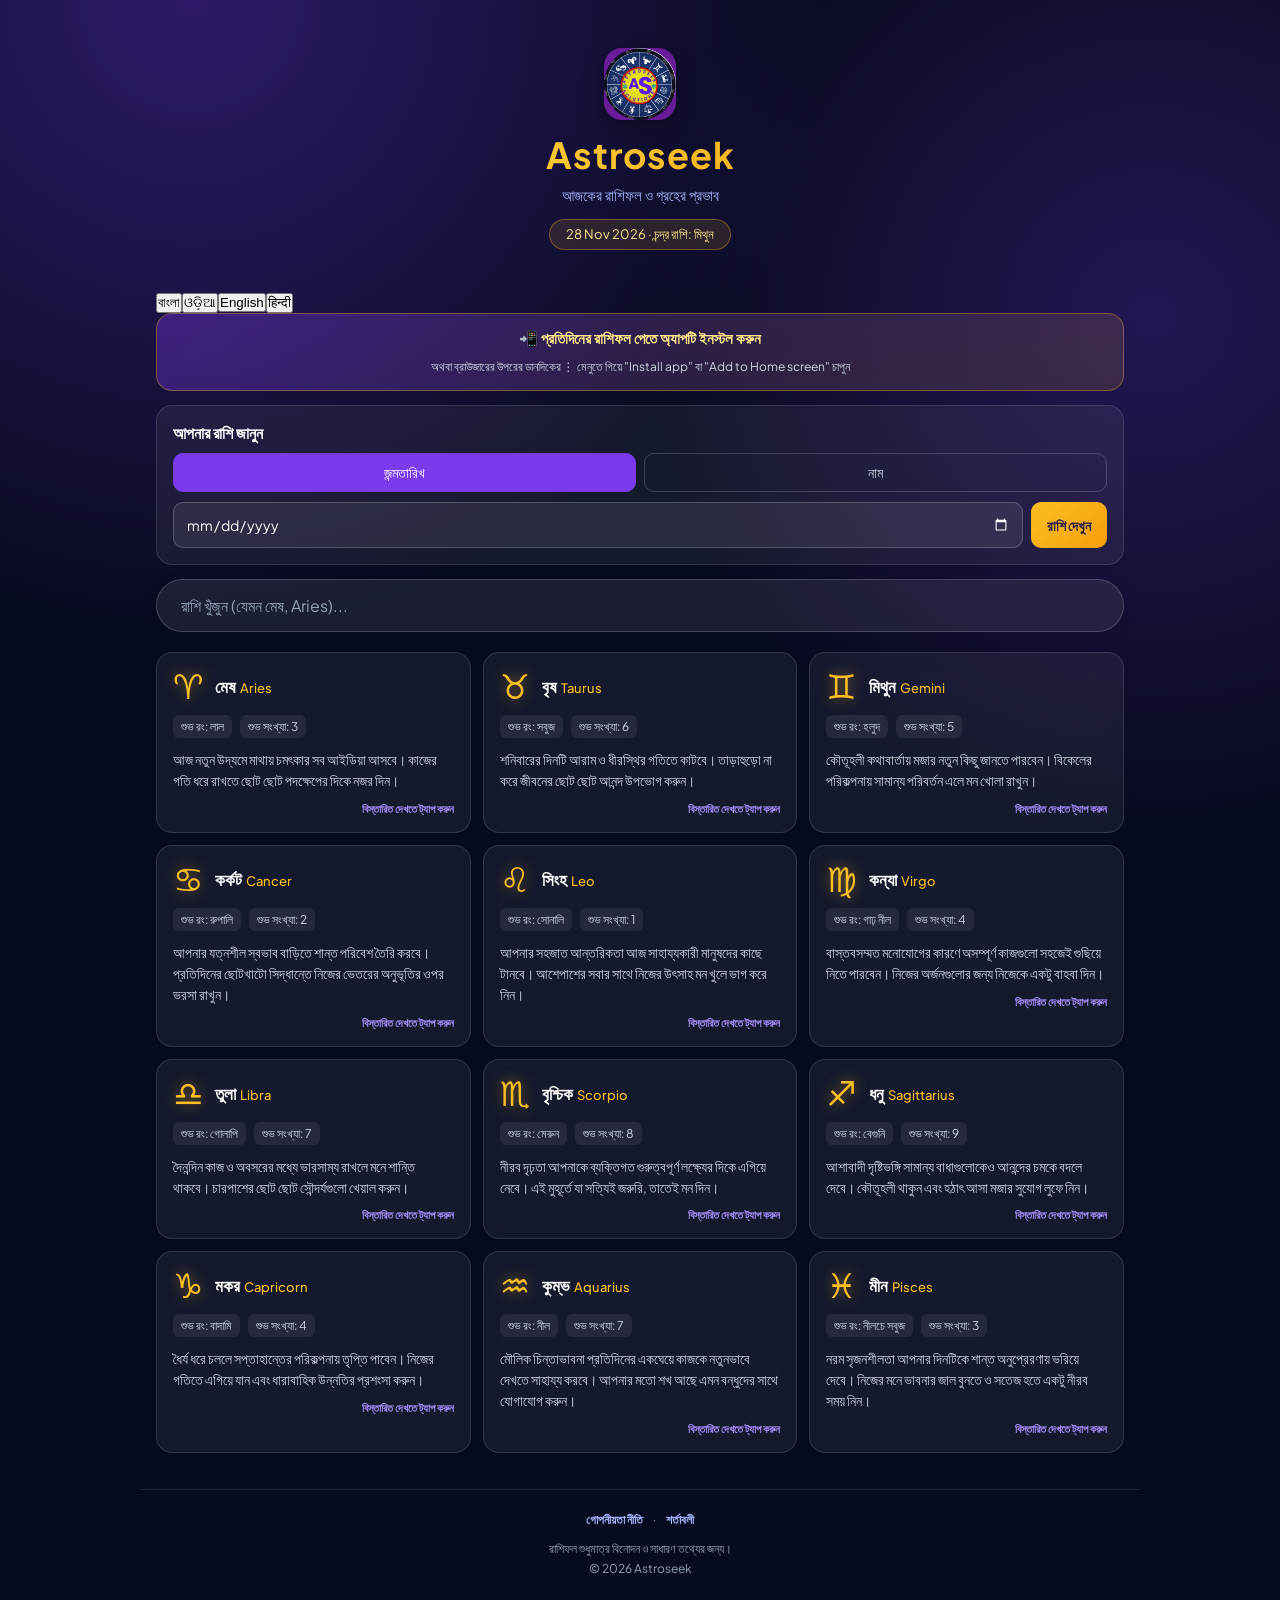
<file: index.html>
<!DOCTYPE html>
<html lang="en">
<head>
  <meta charset="UTF-8">
  <meta name="viewport" content="width=device-width, initial-scale=1.0">
  <title>Astroseek - Daily Horoscope & Rashifal</title>
  <meta name="description" content="Astroseek: free daily rashifal and planetary insights for all 12 zodiac signs.">
  <meta name="theme-color" content="#7c3aed">
  <meta name="apple-mobile-web-app-capable" content="yes">
  <link rel="manifest" href="/manifest.json">
  <link rel="apple-touch-icon" href="/icon-512.png">

  <link rel="preconnect" href="https://fonts.googleapis.com">
  <link rel="preconnect" href="https://fonts.gstatic.com" crossorigin>
  <link href="https://fonts.googleapis.com/css2?family=Plus+Jakarta+Sans:wght@400;500;600;700&display=swap" rel="stylesheet">

  <style>
    :root {
      --bg-gradient: linear-gradient(135deg, #0f172a 0%, #1e1b4b 100%);
      --card-bg: #ffffff;
      --primary: #7c3aed;
      --primary-accent: #d97706;
      --text-main: #0f172a;
      --text-muted: #64748b;
      --border-color: #e2e8f0;
    }

    * { box-sizing: border-box; margin: 0; padding: 0; }

    body {
      font-family: 'Plus Jakarta Sans', system-ui, -apple-system, 'Segoe UI', Roboto, sans-serif;
      background: #f8fafc;
      color: var(--text-main);
      min-height: 100vh;
      padding-bottom: 40px;
    }

    /* Hero */
    .hero {

      .hero-logo {
  width: 72px;
  height: 72px;
  border-radius: 18px;
  margin: 0 auto 12px;
  display: block;
  box-shadow: 0 6px 20px rgba(0, 0, 0, 0.35);
}
      background: var(--bg-gradient);
      color: #ffffff;
      padding: 40px 20px 60px;
      text-align: center;
    }
    .hero-content { max-width: 800px; margin: 0 auto; }
    .hero h1 {
      font-size: 28px;
      font-weight: 700;
      letter-spacing: -0.5px;
      margin-bottom: 8px;
      background: linear-gradient(to right, #fde047, #f59e0b);
      -webkit-background-clip: text;
      background-clip: text;
      -webkit-text-fill-color: transparent;
      color: transparent;
    }
    .hero p { font-size: 15px; color: #cbd5e1; }
    .date-badge {
      display: inline-block;
      background: rgba(255, 255, 255, 0.1);
      -webkit-backdrop-filter: blur(8px);
      backdrop-filter: blur(8px);
      border: 1px solid rgba(255, 255, 255, 0.15);
      padding: 6px 16px;
      border-radius: 20px;
      font-size: 13px;
      color: #f1f5f9;
      margin-top: 14px;
    }

    /* Container */
    .container {
      max-width: 1000px;
      margin: -30px auto 0;
      padding: 0 16px;
      position: relative;
      z-index: 10;
    }

    /* Search */
    .search-wrapper { margin-bottom: 20px; }
    .search-wrapper input {
      width: 100%;
      padding: 14px 20px;
      font-size: 16px; /* 16px stops iOS zoom on focus */
      font-family: inherit;
      border: 1px solid var(--border-color);
      border-radius: 12px;
      background: #ffffff;
      color: var(--text-main);
      box-shadow: 0 4px 20px rgba(0, 0, 0, 0.05);
      outline: none;
      transition: border-color 0.2s ease, box-shadow 0.2s ease;
    }
    .search-wrapper input:focus {
      border-color: var(--primary);
      box-shadow: 0 4px 20px rgba(124, 58, 237, 0.15);
    }

    /* Grid: 2 columns on phones, 3 on larger screens */
    #result-container {
      display: grid !important;
      grid-template-columns: repeat(2, minmax(0, 1fr)) !important;
      gap: 12px !important;
    }
    @media (min-width: 700px) {
      #result-container { grid-template-columns: repeat(3, minmax(0, 1fr)) !important; }
      .hero h1 { font-size: 34px; }
    }
    .rashi-card.open { grid-column: 1 / -1 !important; }

    /* Cards */
    .rashi-card {
      background: var(--card-bg);
      border: 1px solid var(--border-color);
      border-radius: 16px;
      padding: 16px;
      box-shadow: 0 2px 10px rgba(0, 0, 0, 0.03);
      transition: transform 0.2s ease, box-shadow 0.2s ease, border-color 0.2s ease;
      cursor: pointer;
      overflow-wrap: anywhere;
    }
    .rashi-card:hover {
      transform: translateY(-3px);
      box-shadow: 0 10px 25px rgba(0, 0, 0, 0.08);
      border-color: #cbd5e1;
    }
    .card-header {
      display: flex;
      justify-content: space-between;
      align-items: center;
      gap: 8px;
      margin-bottom: 12px;
    }
    .card-title { font-size: 17px; font-weight: 700; color: var(--text-main); }
    .card-title span {
      font-size: 13px;
      font-weight: 500;
      color: var(--primary-accent);
      margin-left: 4px;
    }
    .symbol-pill {
      background: #f1f5f9;
      color: #475569;
      font-size: 12px;
      font-weight: 600;
      padding: 4px 10px;
      border-radius: 12px;
      white-space: nowrap;
    }
    .meta-info {
      display: flex;
      flex-wrap: wrap;
      gap: 8px;
      font-size: 12px;
      color: var(--text-muted);
      margin-bottom: 12px;
    }
    .meta-info span {
      background: #f8fafc;
      padding: 4px 8px;
      border-radius: 6px;
      border: 1px solid #f1f5f9;
    }
    .prediction-preview { font-size: 13.5px; line-height: 1.55; color: #334155; }

    /* Expanded details */
    .expanded-details {
      display: none;
      margin-top: 14px;
      padding-top: 14px;
      border-top: 1px solid var(--border-color);
      animation: fadeIn 0.25s ease-in-out;
    }
    .detail-section { margin-bottom: 10px; }
    .detail-section label {
      display: block;
      font-size: 11px;
      font-weight: 700;
      text-transform: uppercase;
      letter-spacing: 0.5px;
      color: var(--primary);
      margin-bottom: 3px;
    }
    .detail-section p { font-size: 13px; line-height: 1.55; color: #475569; }
    .click-hint {
      display: block;
      text-align: right;
      font-size: 11px;
      font-weight: 600;
      color: var(--primary);
      margin-top: 10px;
    }
    .loading {
      grid-column: 1 / -1;
      text-align: center;
      color: var(--text-muted);
      padding: 40px;
      font-size: 15px;
    }

    @keyframes fadeIn {
      from { opacity: 0; transform: translateY(-4px); }
      to   { opacity: 1; transform: translateY(0); }
    }
    @media (prefers-reduced-motion: reduce) {
      * { animation: none !important; transition: none !important; }
    }
  </style>

  <link rel="stylesheet" href="theme.css">
</head>
<body>

  <header class="hero">
    <div class="hero-content">
<img class="hero-logo" src="/icon-512.png" alt="Astroseek logo" width="72" height="72">
<h1>Astroseek</h1>
      
      <p>Daily Rashifal &amp; Planetary Insights</p>
      <div id="loading-date" class="date-badge"></div>
    </div>
  </header>

  <main class="container">
    <div class="search-wrapper">
      <input type="search" id="searchInput" placeholder="Search Rashi (e.g. Aries, मेष)..."
             aria-label="Search zodiac sign" autocomplete="off" onkeyup="filterHoroscope()" oninput="filterHoroscope()">
    </div>

    <div id="result-container">
      <div class="loading">Fetching predictions from stars...</div>
    </div>
  </main>

  <!-- Shows today's date; your script.js can still overwrite #loading-date if it sets one -->
  <script>
    (function () {
      var el = document.getElementById('loading-date');
      if (el && !el.textContent.trim()) {
        el.textContent = new Date().toLocaleDateString('en-IN', {
          weekday: 'long', day: 'numeric', month: 'long', year: 'numeric'
        });
      }
    })();
  </script>

  <script src="/script.js"></script>
  <script src="/extras.js"></script>
</body>
</html>
</file>
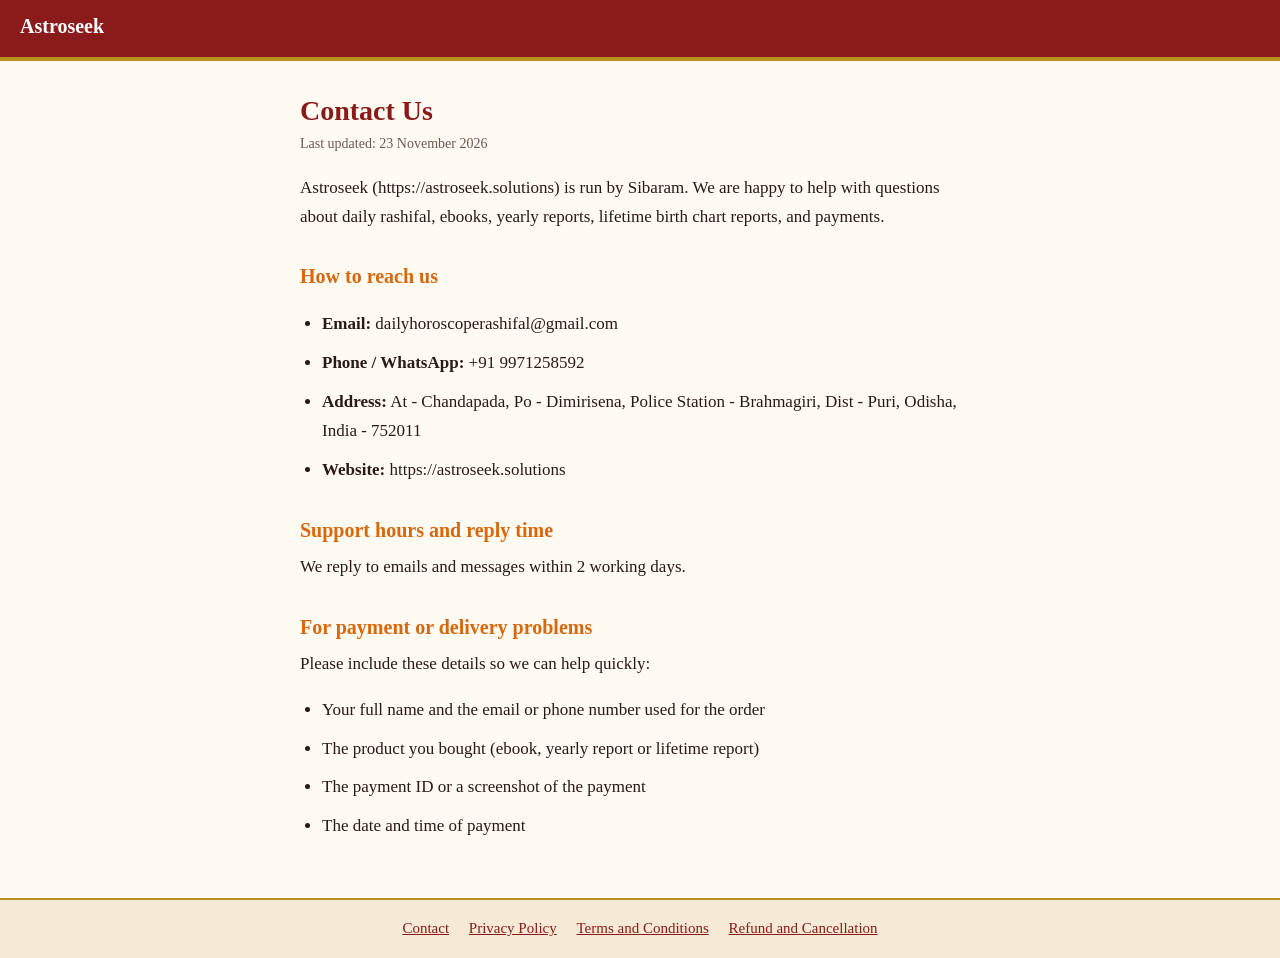
<file: contact.html>
<!DOCTYPE html>
<html lang="en">
<head>
<meta charset="utf-8">
<meta name="viewport" content="width=device-width, initial-scale=1">
<title>Contact Us | Astroseek</title>
<meta name="description" content="Contact Astroseek for questions about orders, reports, ebooks or support.">
<link rel="stylesheet" href="policy.css">
</head>
<body>
<header><a href="/">Astroseek</a></header>
<main>
<h1>Contact Us</h1>
<p class="updated">Last updated: 23 November 2026</p>

<p>Astroseek (https://astroseek.solutions) is run by Sibaram. We are happy to help with questions about daily rashifal, ebooks, yearly reports, lifetime birth chart reports, and payments.</p>

<h2>How to reach us</h2>
<ul>
<li><strong>Email:</strong> dailyhoroscoperashifal@gmail.com</li>
<li><strong>Phone / WhatsApp:</strong> +91 9971258592</li>
<li><strong>Address:</strong> At - Chandapada, Po - Dimirisena, Police Station - Brahmagiri, Dist - Puri, Odisha, India - 752011</li>
<li><strong>Website:</strong> https://astroseek.solutions</li>
</ul>

<h2>Support hours and reply time</h2>
<p>We reply to emails and messages within 2 working days.</p>

<h2>For payment or delivery problems</h2>
<p>Please include these details so we can help quickly:</p>
<ul>
<li>Your full name and the email or phone number used for the order</li>
<li>The product you bought (ebook, yearly report or lifetime report)</li>
<li>The payment ID or a screenshot of the payment</li>
<li>The date and time of payment</li>
</ul>
</main>
<footer>
<a href="contact.html">Contact</a>
<a href="privacy-policy.html">Privacy Policy</a>
<a href="terms.html">Terms and Conditions</a>
<a href="refund-policy.html">Refund and Cancellation</a>
</footer>
</body>
</html>
</file>
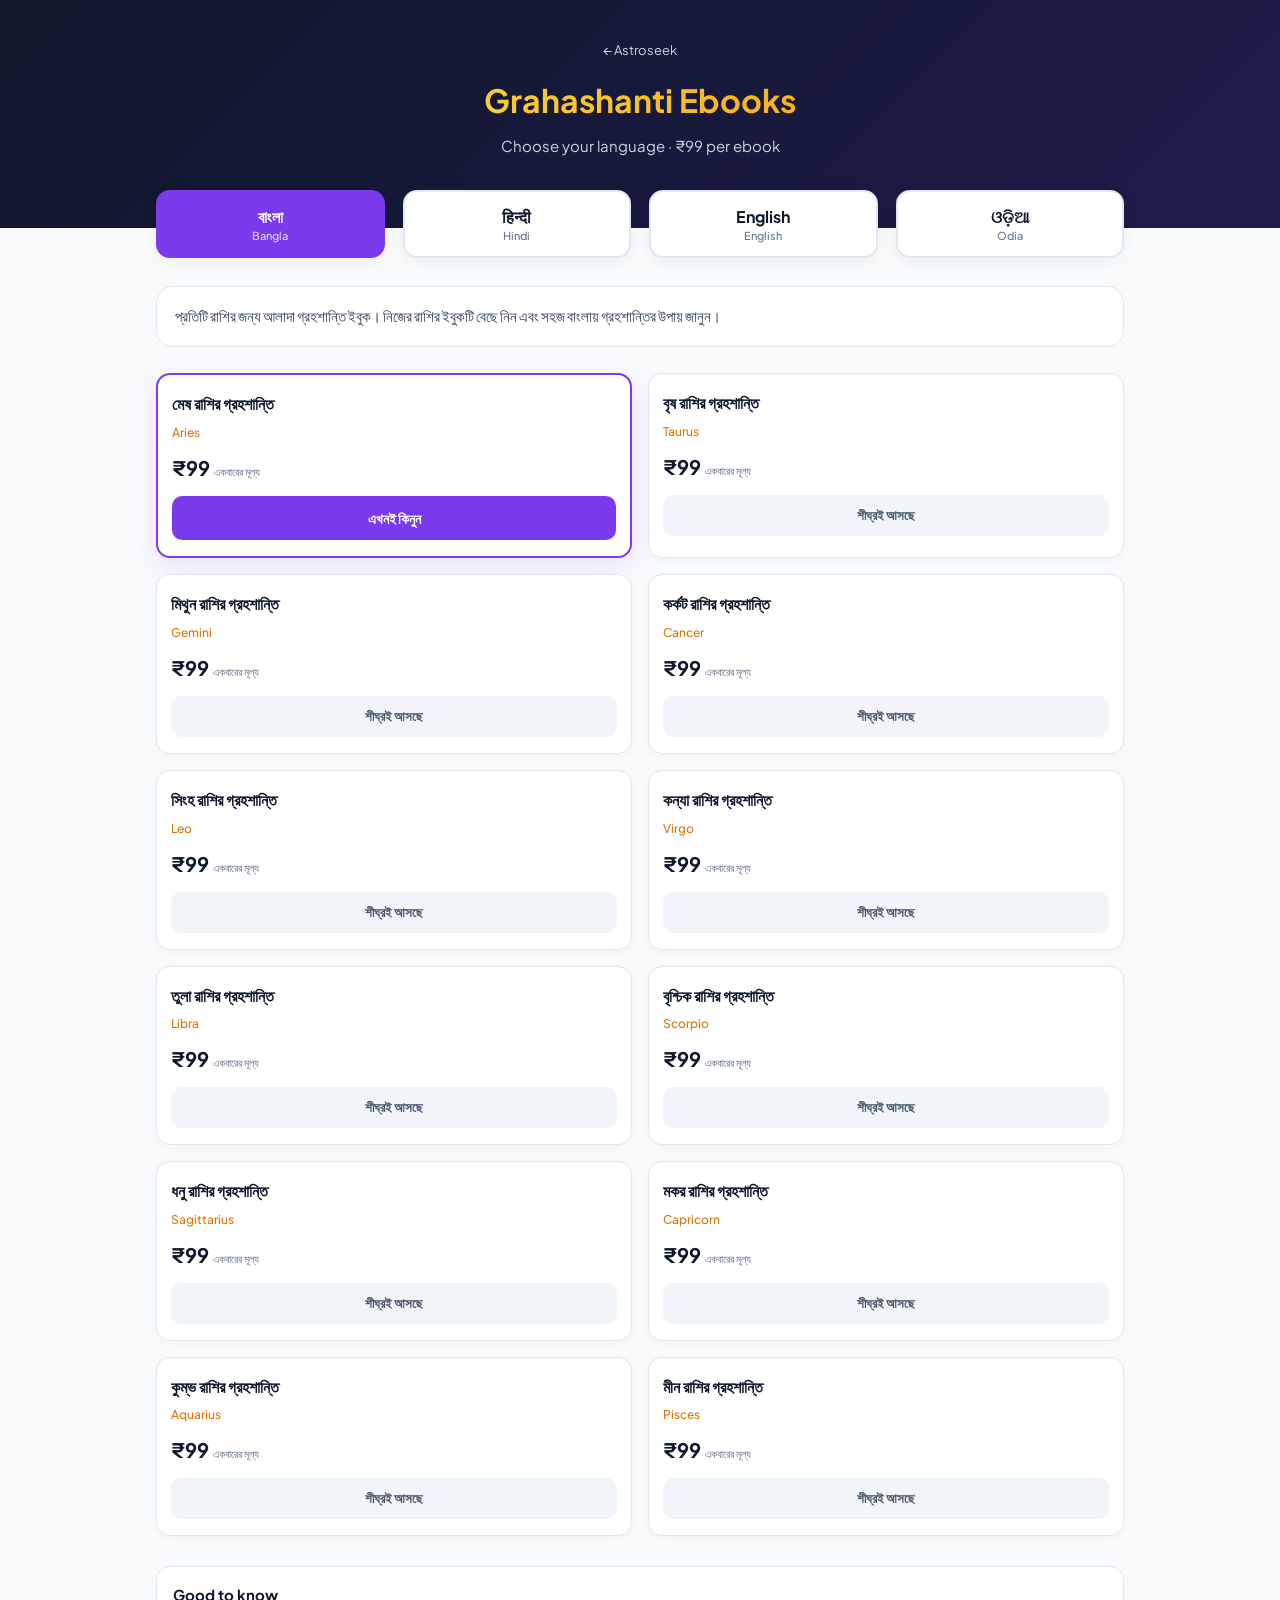
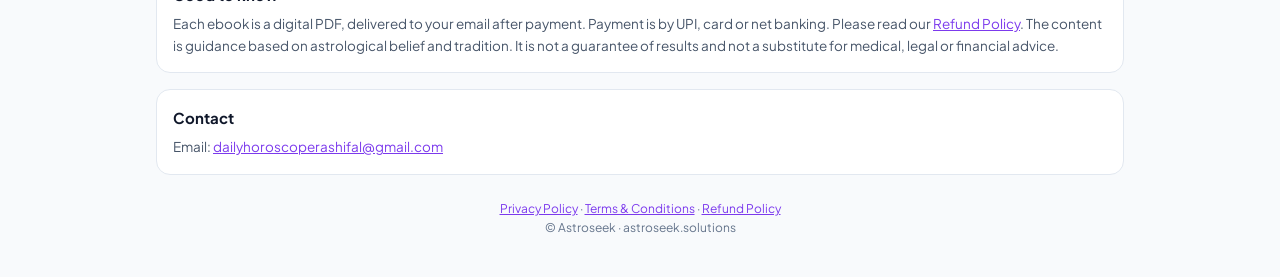
<file: ebooks.html>
<!DOCTYPE html>
<html lang="en">
<head>
  <meta charset="UTF-8">
  <meta name="viewport" content="width=device-width, initial-scale=1.0">
  <title>Grahashanti Ebooks | গ্রহশান্তি ইবুক - Astroseek</title>
  <meta name="description" content="Grahashanti ebooks for all 12 zodiac signs in Bangla, Hindi, English and Odia. Only ₹99 each. Astroseek.">
  <meta name="theme-color" content="#7c3aed">
  <link rel="manifest" href="/manifest.json">
  <link rel="apple-touch-icon" href="/icon-512.png">

  <link rel="preconnect" href="https://fonts.googleapis.com">
  <link rel="preconnect" href="https://fonts.gstatic.com" crossorigin>
  <link href="https://fonts.googleapis.com/css2?family=Plus+Jakarta+Sans:wght@400;500;600;700&display=swap" rel="stylesheet">

  <style>
    :root {
      --bg-gradient: linear-gradient(135deg, #0f172a 0%, #1e1b4b 100%);
      --primary: #7c3aed;
      --accent: #d97706;
      --text-main: #0f172a;
      --text-muted: #64748b;
      --border-color: #e2e8f0;
    }
    * { box-sizing: border-box; margin: 0; padding: 0; }
    body {
      font-family: 'Plus Jakarta Sans', system-ui, -apple-system, 'Segoe UI', Roboto, 'Noto Sans Bengali', 'Noto Sans Devanagari', 'Noto Sans Oriya', sans-serif;
      background: #f8fafc;
      color: var(--text-main);
      min-height: 100vh;
      padding-bottom: 40px;
      line-height: 1.6;
    }
    a { color: var(--primary); }

    .hero {
      background: var(--bg-gradient);
      color: #fff;
      padding: 36px 20px 70px;
      text-align: center;
    }
    .hero-content { max-width: 800px; margin: 0 auto; }
    .back-link { display: inline-block; color: #cbd5e1; font-size: 13px; text-decoration: none; margin-bottom: 14px; }
    .hero h1 {
      font-size: 26px;
      font-weight: 700;
      margin-bottom: 8px;
      background: linear-gradient(to right, #fde047, #f59e0b);
      -webkit-background-clip: text;
      background-clip: text;
      -webkit-text-fill-color: transparent;
      color: transparent;
    }
    .hero p { font-size: 15px; color: #cbd5e1; }

    .container { max-width: 1000px; margin: -38px auto 0; padding: 0 16px; position: relative; z-index: 10; }

    /* Language tabs */
    .tabs {
      display: grid;
      grid-template-columns: repeat(2, minmax(0, 1fr));
      gap: 14px;
      margin-bottom: 28px;
    }
    @media (min-width: 700px) {
      .tabs { grid-template-columns: repeat(auto-fit, minmax(150px, 1fr)); gap: 18px; }
      .hero h1 { font-size: 32px; }
      .grid { grid-template-columns: repeat(3, minmax(0, 1fr)); }
    }
    .tab {
      background: #fff;
      border: 2px solid var(--border-color);
      border-radius: 14px;
      padding: 14px 10px;
      font-family: inherit;
      font-size: 16px;
      font-weight: 700;
      color: var(--text-main);
      cursor: pointer;
      box-shadow: 0 4px 16px rgba(0,0,0,0.05);
      transition: border-color 0.2s ease, background 0.2s ease, color 0.2s ease;
    }
    .tab small { display: block; font-size: 11px; font-weight: 500; color: var(--text-muted); margin-top: 2px; }
    .tab.active { background: var(--primary); border-color: var(--primary); color: #fff; }
    .tab.active small { color: #ddd6fe; }

    .panel { display: none; }
    .panel.active { display: block; }

    .intro {
      background: #fff;
      border: 1px solid var(--border-color);
      border-radius: 16px;
      padding: 18px;
      font-size: 14.5px;
      color: #334155;
      margin-bottom: 26px;
    }

    .grid {
      display: grid;
      grid-template-columns: repeat(2, minmax(0, 1fr));
      gap: 16px;
      margin-bottom: 30px;
    }
    .card {
      background: #fff;
      border: 1px solid var(--border-color);
      border-radius: 14px;
      padding: 16px 14px;
      box-shadow: 0 2px 10px rgba(0,0,0,0.03);
      display: flex;
      flex-direction: column;
      gap: 6px;
    }
    .card.available { border: 2px solid var(--primary); box-shadow: 0 8px 24px rgba(124,58,237,0.12); }
    .card h3 { font-size: 16px; }
    .card .en { font-size: 12px; color: var(--accent); font-weight: 500; }
    .price { font-size: 20px; font-weight: 700; margin-top: 4px; }
    .price small { font-size: 11px; font-weight: 500; color: var(--text-muted); }

    .buy-btn {
      display: block;
      background: var(--primary);
      color: #fff;
      text-decoration: none;
      font-weight: 700;
      font-size: 14px;
      padding: 11px 12px;
      border-radius: 10px;
      text-align: center;
      margin-top: 6px;
    }
    .buy-btn:active { transform: scale(0.98); }
    .soon {
      display: block;
      background: #f1f5f9;
      color: #475569;
      font-size: 13px;
      font-weight: 600;
      padding: 10px 12px;
      border-radius: 10px;
      text-align: center;
      margin-top: 6px;
    }

    .info {
      background: #fff;
      border: 1px solid var(--border-color);
      border-radius: 14px;
      padding: 16px;
      font-size: 13.5px;
      color: #475569;
      margin-bottom: 16px;
    }
    .info h3 { font-size: 15px; color: var(--text-main); margin-bottom: 6px; }
    footer { text-align: center; font-size: 12px; color: var(--text-muted); margin-top: 24px; padding: 0 16px; }
  </style>
</head>
<body>

  <header class="hero">
    <div class="hero-content">
      <a class="back-link" href="/">← Astroseek</a>
      <h1>Grahashanti Ebooks</h1>
      <p>Choose your language &middot; ₹99 per ebook</p>
    </div>
  </header>

  <main class="container">

    <div class="tabs" role="tablist" id="tabs"></div>
    <div id="panels"></div>

    <div class="info">
      <h3>Good to know</h3>
      Each ebook is a digital PDF, delivered to your email after payment. Payment is by UPI, card or net banking. Please read our <a href="/refund.html">Refund Policy</a>. The content is guidance based on astrological belief and tradition. It is not a guarantee of results and not a substitute for medical, legal or financial advice.
    </div>

    <div class="info">
      <h3>Contact</h3>
      Email: <a href="mailto:dailyhoroscoperashifal@gmail.com">dailyhoroscoperashifal@gmail.com</a>
    </div>

  </main>

  <footer>
    <a href="/privacy.html">Privacy Policy</a> · <a href="/terms.html">Terms &amp; Conditions</a> · <a href="/refund.html">Refund Policy</a><br>
    © Astroseek · astroseek.solutions
  </footer>

  <script>
    /* ================================================================
       HOW TO ADD AN EBOOK: paste its Razorpay payment link between the
       quotes. An empty "" automatically shows "Coming soon".
       Order of signs: Mesh, Brish, Mithun, Karkat, Singha, Kanya,
       Tula, Brishchik, Dhanu, Makar, Kumbha, Meen.
       "#" shows a Buy button that does nothing until you replace it.
       ================================================================ */
    var LINKS = {
      bn: ["#", "", "", "", "", "", "", "", "", "", "", ""],
      hi: ["", "", "", "", "", "", "", "", "", "", "", ""],
      en: ["", "", "", "", "", "", "", "", "", "", "", ""],
      or: ["", "", "", "", "", "", "", "", "", "", "", ""]
    };

    var EN_NAMES = ["Aries","Taurus","Gemini","Cancer","Leo","Virgo","Libra","Scorpio","Sagittarius","Capricorn","Aquarius","Pisces"];

    var LANGS = [
      { id: "bn", label: "বাংলা", sub: "Bangla",
        intro: "প্রতিটি রাশির জন্য আলাদা গ্রহশান্তি ইবুক। নিজের রাশির ইবুকটি বেছে নিন এবং সহজ বাংলায় গ্রহশান্তির উপায় জানুন।",
        title: function(n){ return n + " রাশির গ্রহশান্তি"; },
        buy: "এখনই কিনুন", soon: "শীঘ্রই আসছে", once: "একবারের মূল্য",
        names: ["মেষ","বৃষ","মিথুন","কর্কট","সিংহ","কন্যা","তুলা","বৃশ্চিক","ধনু","মকর","কুম্ভ","মীন"] },
      { id: "hi", label: "हिन्दी", sub: "Hindi",
        intro: "हर राशि के लिए अलग ग्रहशांति ईबुक। अपनी राशि की ईबुक चुनें और सरल हिन्दी में ग्रहशांति के उपाय जानें।",
        title: function(n){ return n + " राशि की ग्रहशांति"; },
        buy: "अभी खरीदें", soon: "जल्द आ रही है", once: "एक बार का मूल्य",
        names: ["मेष","वृषभ","मिथुन","कर्क","सिंह","कन्या","तुला","वृश्चिक","धनु","मकर","कुंभ","मीन"] },
      { id: "en", label: "English", sub: "English",
        intro: "A separate Grahashanti ebook for every zodiac sign. Choose your sign and learn the remedies in simple English.",
        title: function(n){ return n + " Grahashanti"; },
        buy: "Buy now", soon: "Coming soon", once: "one-time price",
        names: EN_NAMES },
      { id: "or", label: "ଓଡ଼ିଆ", sub: "Odia",
        intro: "ପ୍ରତ୍ୟେକ ରାଶି ପାଇଁ ଅଲଗା ଗ୍ରହଶାନ୍ତି ଇବୁକ୍। ନିଜ ରାଶିର ଇବୁକ୍ ବାଛନ୍ତୁ ଏବଂ ସହଜ ଓଡ଼ିଆରେ ଗ୍ରହଶାନ୍ତିର ଉପାୟ ଜାଣନ୍ତୁ।",
        title: function(n){ return n + " ରାଶିର ଗ୍ରହଶାନ୍ତି"; },
        buy: "ଏବେ କିଣନ୍ତୁ", soon: "ଶୀଘ୍ର ଆସୁଛି", once: "ଥରକ ପାଇଁ ମୂଲ୍ୟ",
        names: ["ମେଷ","ବୃଷ","ମିଥୁନ","କର୍କଟ","ସିଂହ","କନ୍ୟା","ତୁଳା","ବୃଶ୍ଚିକ","ଧନୁ","ମକର","କୁମ୍ଭ","ମୀନ"] }
    ];

    var tabsEl = document.getElementById("tabs");
    var panelsEl = document.getElementById("panels");

    LANGS.forEach(function (L) {
      var tab = document.createElement("button");
      tab.className = "tab";
      tab.type = "button";
      tab.setAttribute("role", "tab");
      tab.setAttribute("data-lang", L.id);
      tab.innerHTML = L.label + "<small>" + L.sub + "</small>";
      tab.addEventListener("click", function () { show(L.id); });
      tabsEl.appendChild(tab);

      var panel = document.createElement("section");
      panel.className = "panel";
      panel.setAttribute("data-lang", L.id);

      var html = '<div class="intro">' + L.intro + '</div><div class="grid">';
      for (var i = 0; i < 12; i++) {
        var link = (LINKS[L.id] && LINKS[L.id][i]) || "";
        var ready = link !== "";
        html += '<div class="card' + (ready ? ' available' : '') + '">' +
          '<h3>' + L.title(L.names[i]) + '</h3>' +
          '<span class="en">' + EN_NAMES[i] + '</span>' +
          '<div class="price">₹99 <small>' + L.once + '</small></div>' +
          (ready
            ? '<a class="buy-btn" href="' + link + '" rel="noopener">' + L.buy + '</a>'
            : '<span class="soon">' + L.soon + '</span>') +
          '</div>';
      }
      html += '</div>';
      panel.innerHTML = html;
      panelsEl.appendChild(panel);
    });

    function show(id) {
      var tabs = document.querySelectorAll(".tab");
      var panels = document.querySelectorAll(".panel");
      for (var i = 0; i < tabs.length; i++) {
        var on = tabs[i].getAttribute("data-lang") === id;
        tabs[i].classList.toggle("active", on);
        tabs[i].setAttribute("aria-selected", on ? "true" : "false");
      }
      for (var j = 0; j < panels.length; j++) {
        panels[j].classList.toggle("active", panels[j].getAttribute("data-lang") === id);
      }
      try { history.replaceState(null, "", "#" + id); } catch (e) {}
    }

    var start = (location.hash || "").replace("#", "");
    var valid = LANGS.some(function (L) { return L.id === start; });
    show(valid ? start : "bn");
  </script>

</body>
</html>
</file>
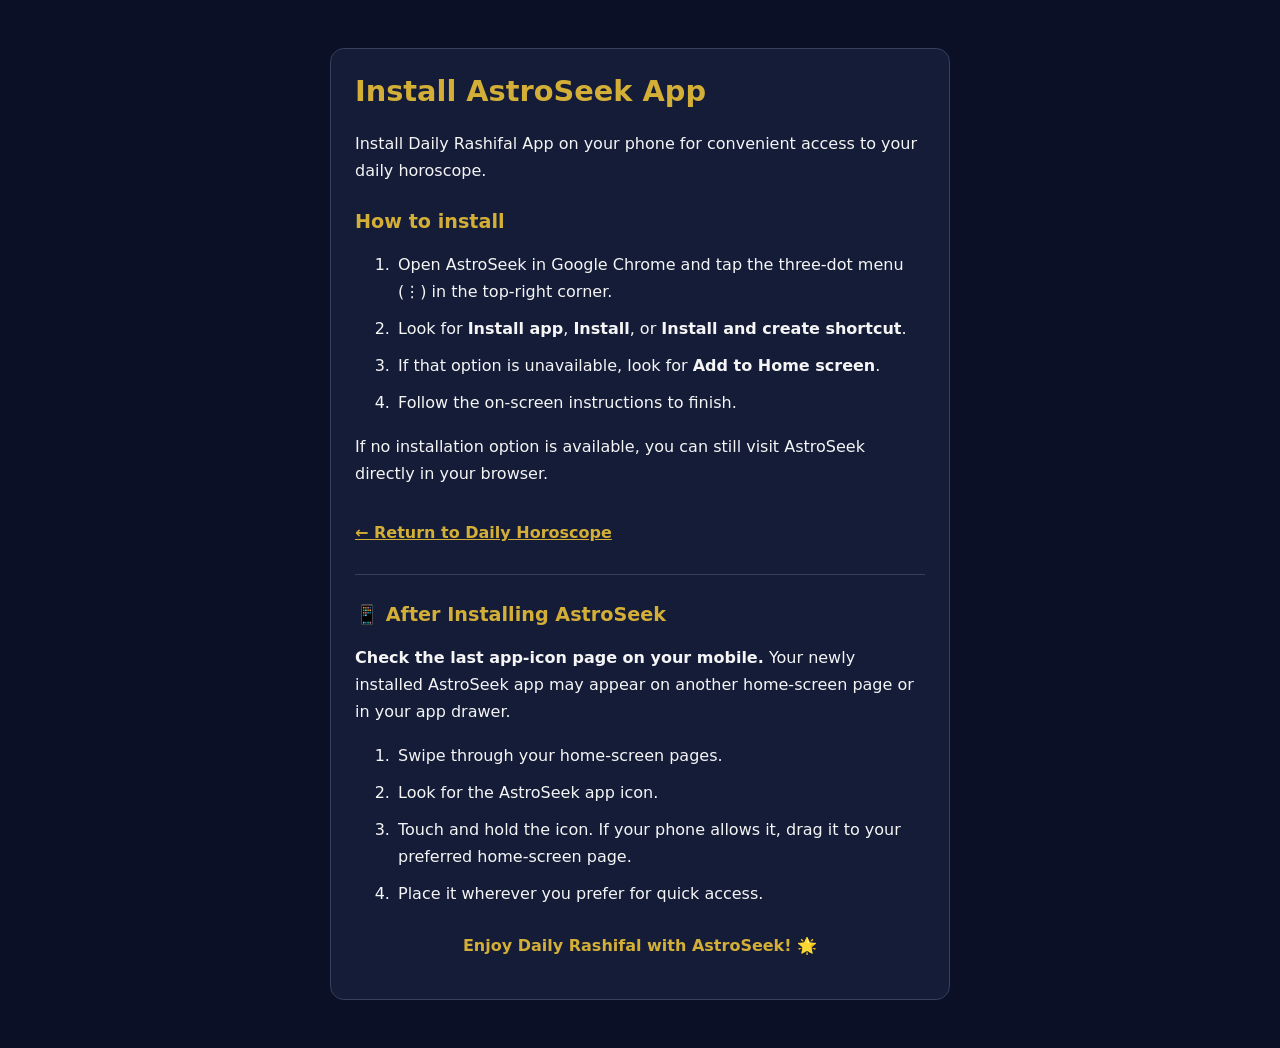
<file: install.html>
<!DOCTYPE html>
<html lang="en">
<head>
  <meta charset="UTF-8">
  <meta name="viewport" content="width=device-width, initial-scale=1">
  <meta name="theme-color" content="#0b1026">
  <meta name="description" content="Learn how to install the AstroSeek Daily Rashifal App or add it to your mobile home screen.">

  <title>Install AstroSeek App | Daily Rashifal</title>

  <style>
    :root {
      color-scheme: dark;
      --background: #0b1026;
      --panel: #141c38;
      --gold: #d4af37;
      --text: #f5f5f5;
      --muted: #c6cad6;
      --border: #34405e;
    }

    * {
      box-sizing: border-box;
    }

    body {
      margin: 0;
      padding: 24px 16px;
      background: var(--background);
      color: var(--text);
      font-family: system-ui, -apple-system, BlinkMacSystemFont,
        "Segoe UI", sans-serif;
      line-height: 1.7;
    }

    main {
      width: 100%;
      max-width: 620px;
      margin: 24px auto;
      padding: 24px;
      background: var(--panel);
      border: 1px solid var(--border);
      border-radius: 14px;
    }

    h1, h2 {
      color: var(--gold);
      line-height: 1.3;
    }

    h1 {
      margin-top: 0;
      font-size: 1.8rem;
    }

    h2 {
      margin-top: 1.6rem;
      font-size: 1.2rem;
    }

    a {
      color: var(--gold);
      overflow-wrap: anywhere;
    }

    li {
      margin-bottom: 10px;
      padding-left: 3px;
    }

    .return-link {
      display: inline-block;
      margin-top: 16px;
      font-weight: 700;
    }

    .closing {
      margin-top: 24px;
      color: var(--gold);
      font-weight: bold;
      text-align: center;
    }

    hr {
      border: 0;
      border-top: 1px solid var(--border);
      margin: 28px 0;
    }

    @media (max-width: 420px) {
      main {
        padding: 19px;
      }

      h1 {
        font-size: 1.55rem;
      }
    }
  </style>
</head>

<body>
  <main>
    <h1>Install AstroSeek App</h1>

    <p>
      Install Daily Rashifal App on your phone for convenient
      access to your daily horoscope.
    </p>

    <h2>How to install</h2>

    <ol>
      <li>
        Open AstroSeek in Google Chrome and tap the three-dot
        menu (⋮) in the top-right corner.
      </li>
      <li>
        Look for <strong>Install app</strong>,
        <strong>Install</strong>, or
        <strong>Install and create shortcut</strong>.
      </li>
      <li>
        If that option is unavailable, look for
        <strong>Add to Home screen</strong>.
      </li>
      <li>
        Follow the on-screen instructions to finish.
      </li>
    </ol>

    <p>
      If no installation option is available, you can still
      visit AstroSeek directly in your browser.
    </p>

    <a class="return-link"
       href="https://astroseek.solutions/">
      ← Return to Daily Horoscope
    </a>

    <hr>

    <h2>📱 After Installing AstroSeek</h2>

    <p>
      <strong>Check the last app-icon page on your mobile.</strong>
      Your newly installed AstroSeek app may appear on another
      home-screen page or in your app drawer.
    </p>

    <ol>
      <li>Swipe through your home-screen pages.</li>
      <li>Look for the AstroSeek app icon.</li>
      <li>
        Touch and hold the icon. If your phone allows it,
        drag it to your preferred home-screen page.
      </li>
      <li>
        Place it wherever you prefer for quick access.
      </li>
    </ol>

    <p class="closing">
      Enjoy Daily Rashifal with AstroSeek! 🌟
    </p>
  </main>
</body>
</html>
</file>
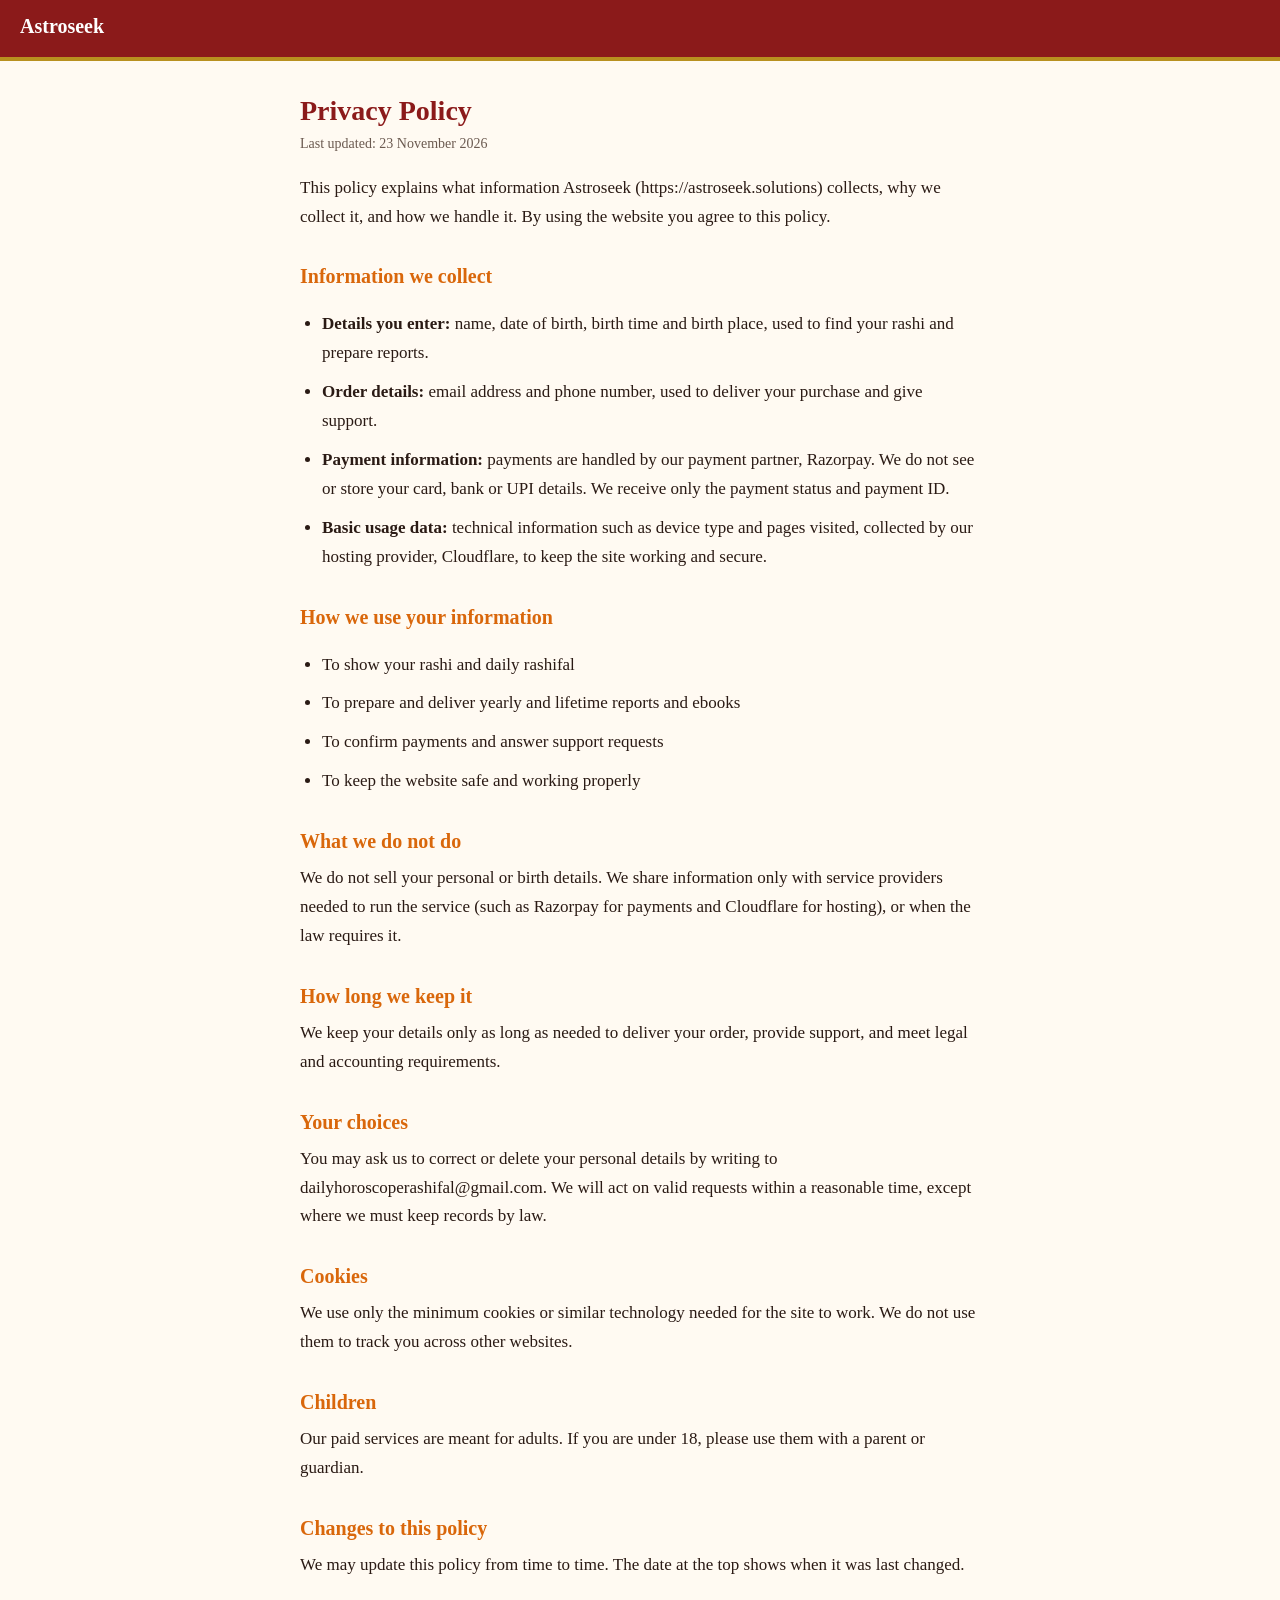
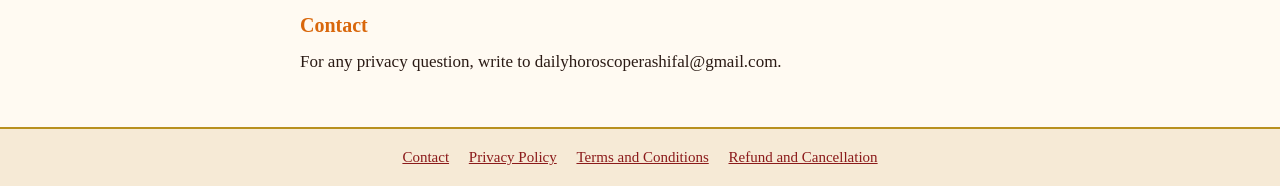
<file: privacy-policy.html>
<!DOCTYPE html>
<html lang="en">
<head>
<meta charset="utf-8">
<meta name="viewport" content="width=device-width, initial-scale=1">
<title>Privacy Policy | Astroseek</title>
<meta name="description" content="How Astroseek collects, uses and protects your personal and birth details.">
<link rel="stylesheet" href="policy.css">
</head>
<body>
<header><a href="/">Astroseek</a></header>
<main>
<h1>Privacy Policy</h1>
<p class="updated">Last updated: 23 November 2026</p>

<p>This policy explains what information Astroseek (https://astroseek.solutions) collects, why we collect it, and how we handle it. By using the website you agree to this policy.</p>

<h2>Information we collect</h2>
<ul>
<li><strong>Details you enter:</strong> name, date of birth, birth time and birth place, used to find your rashi and prepare reports.</li>
<li><strong>Order details:</strong> email address and phone number, used to deliver your purchase and give support.</li>
<li><strong>Payment information:</strong> payments are handled by our payment partner, Razorpay. We do not see or store your card, bank or UPI details. We receive only the payment status and payment ID.</li>
<li><strong>Basic usage data:</strong> technical information such as device type and pages visited, collected by our hosting provider, Cloudflare, to keep the site working and secure.</li>
</ul>

<h2>How we use your information</h2>
<ul>
<li>To show your rashi and daily rashifal</li>
<li>To prepare and deliver yearly and lifetime reports and ebooks</li>
<li>To confirm payments and answer support requests</li>
<li>To keep the website safe and working properly</li>
</ul>

<h2>What we do not do</h2>
<p>We do not sell your personal or birth details. We share information only with service providers needed to run the service (such as Razorpay for payments and Cloudflare for hosting), or when the law requires it.</p>

<h2>How long we keep it</h2>
<p>We keep your details only as long as needed to deliver your order, provide support, and meet legal and accounting requirements.</p>

<h2>Your choices</h2>
<p>You may ask us to correct or delete your personal details by writing to dailyhoroscoperashifal@gmail.com. We will act on valid requests within a reasonable time, except where we must keep records by law.</p>

<h2>Cookies</h2>
<p>We use only the minimum cookies or similar technology needed for the site to work. We do not use them to track you across other websites.</p>

<h2>Children</h2>
<p>Our paid services are meant for adults. If you are under 18, please use them with a parent or guardian.</p>

<h2>Changes to this policy</h2>
<p>We may update this policy from time to time. The date at the top shows when it was last changed.</p>

<h2>Contact</h2>
<p>For any privacy question, write to dailyhoroscoperashifal@gmail.com.</p>
</main>
<footer>
<a href="contact.html">Contact</a>
<a href="privacy-policy.html">Privacy Policy</a>
<a href="terms.html">Terms and Conditions</a>
<a href="refund-policy.html">Refund and Cancellation</a>
</footer>
</body>
</html>
</file>
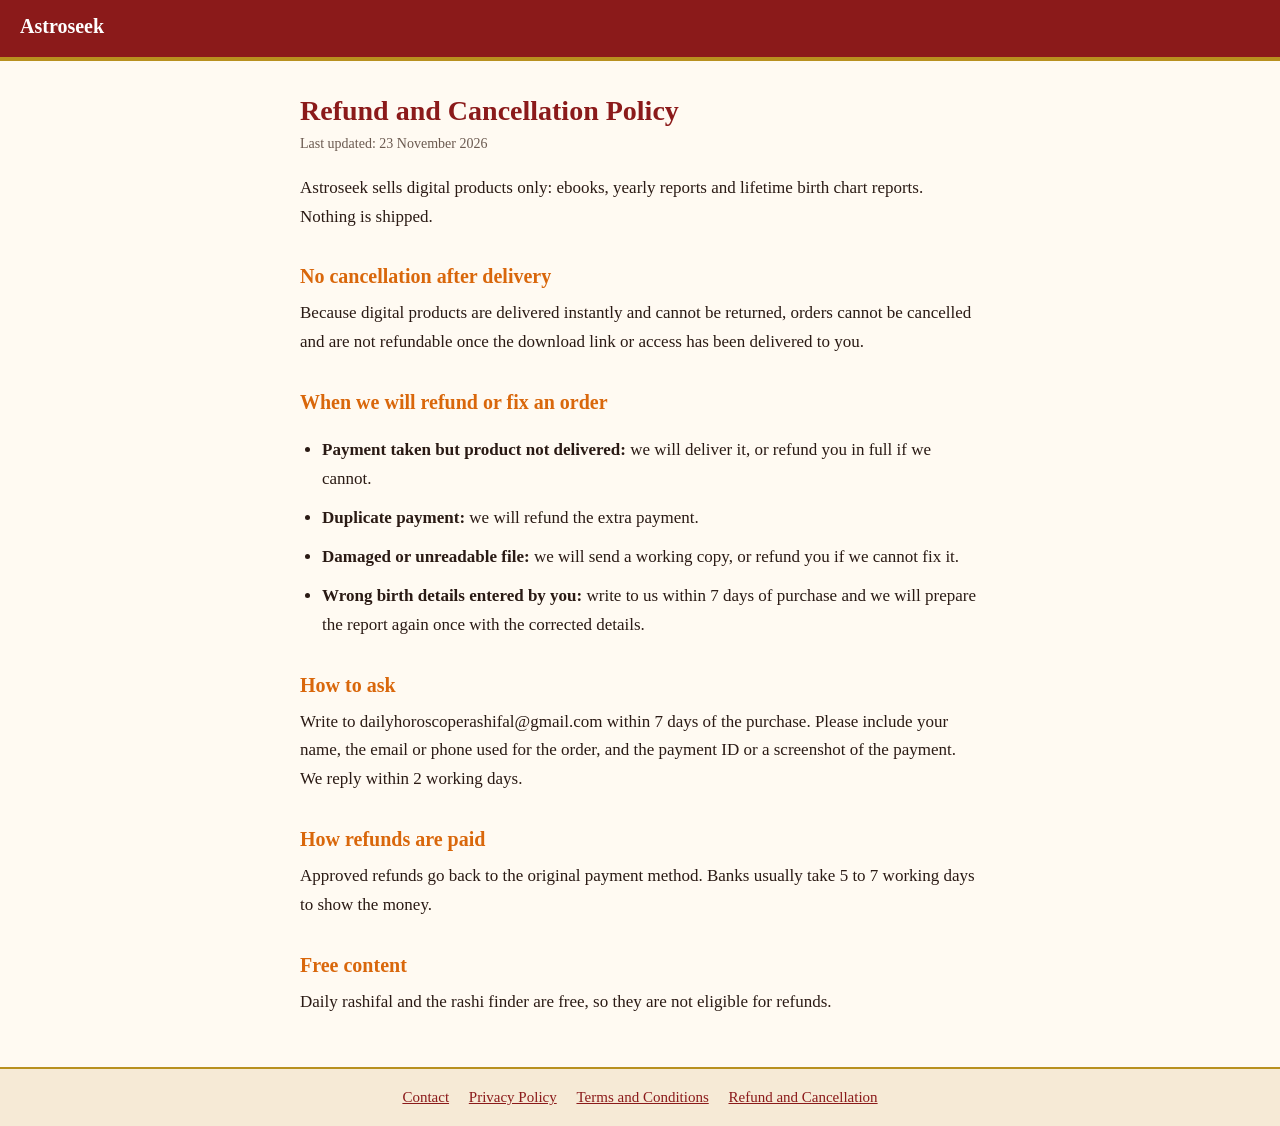
<file: refund-policy.html>
<!DOCTYPE html>
<html lang="en">
<head>
<meta charset="utf-8">
<meta name="viewport" content="width=device-width, initial-scale=1">
<title>Refund and Cancellation Policy | Astroseek</title>
<meta name="description" content="Refund and cancellation rules for Astroseek ebooks and astrology reports.">
<link rel="stylesheet" href="policy.css">
</head>
<body>
<header><a href="/">Astroseek</a></header>
<main>
<h1>Refund and Cancellation Policy</h1>
<p class="updated">Last updated: 23 November 2026</p>

<p>Astroseek sells digital products only: ebooks, yearly reports and lifetime birth chart reports. Nothing is shipped.</p>

<h2>No cancellation after delivery</h2>
<p>Because digital products are delivered instantly and cannot be returned, orders cannot be cancelled and are not refundable once the download link or access has been delivered to you.</p>

<h2>When we will refund or fix an order</h2>
<ul>
<li><strong>Payment taken but product not delivered:</strong> we will deliver it, or refund you in full if we cannot.</li>
<li><strong>Duplicate payment:</strong> we will refund the extra payment.</li>
<li><strong>Damaged or unreadable file:</strong> we will send a working copy, or refund you if we cannot fix it.</li>
<li><strong>Wrong birth details entered by you:</strong> write to us within 7 days of purchase and we will prepare the report again once with the corrected details.</li>
</ul>

<h2>How to ask</h2>
<p>Write to dailyhoroscoperashifal@gmail.com within 7 days of the purchase. Please include your name, the email or phone used for the order, and the payment ID or a screenshot of the payment. We reply within 2 working days.</p>

<h2>How refunds are paid</h2>
<p>Approved refunds go back to the original payment method. Banks usually take 5 to 7 working days to show the money.</p>

<h2>Free content</h2>
<p>Daily rashifal and the rashi finder are free, so they are not eligible for refunds.</p>
</main>
<footer>
<a href="contact.html">Contact</a>
<a href="privacy-policy.html">Privacy Policy</a>
<a href="terms.html">Terms and Conditions</a>
<a href="refund-policy.html">Refund and Cancellation</a>
</footer>
</body>
</html>
</file>
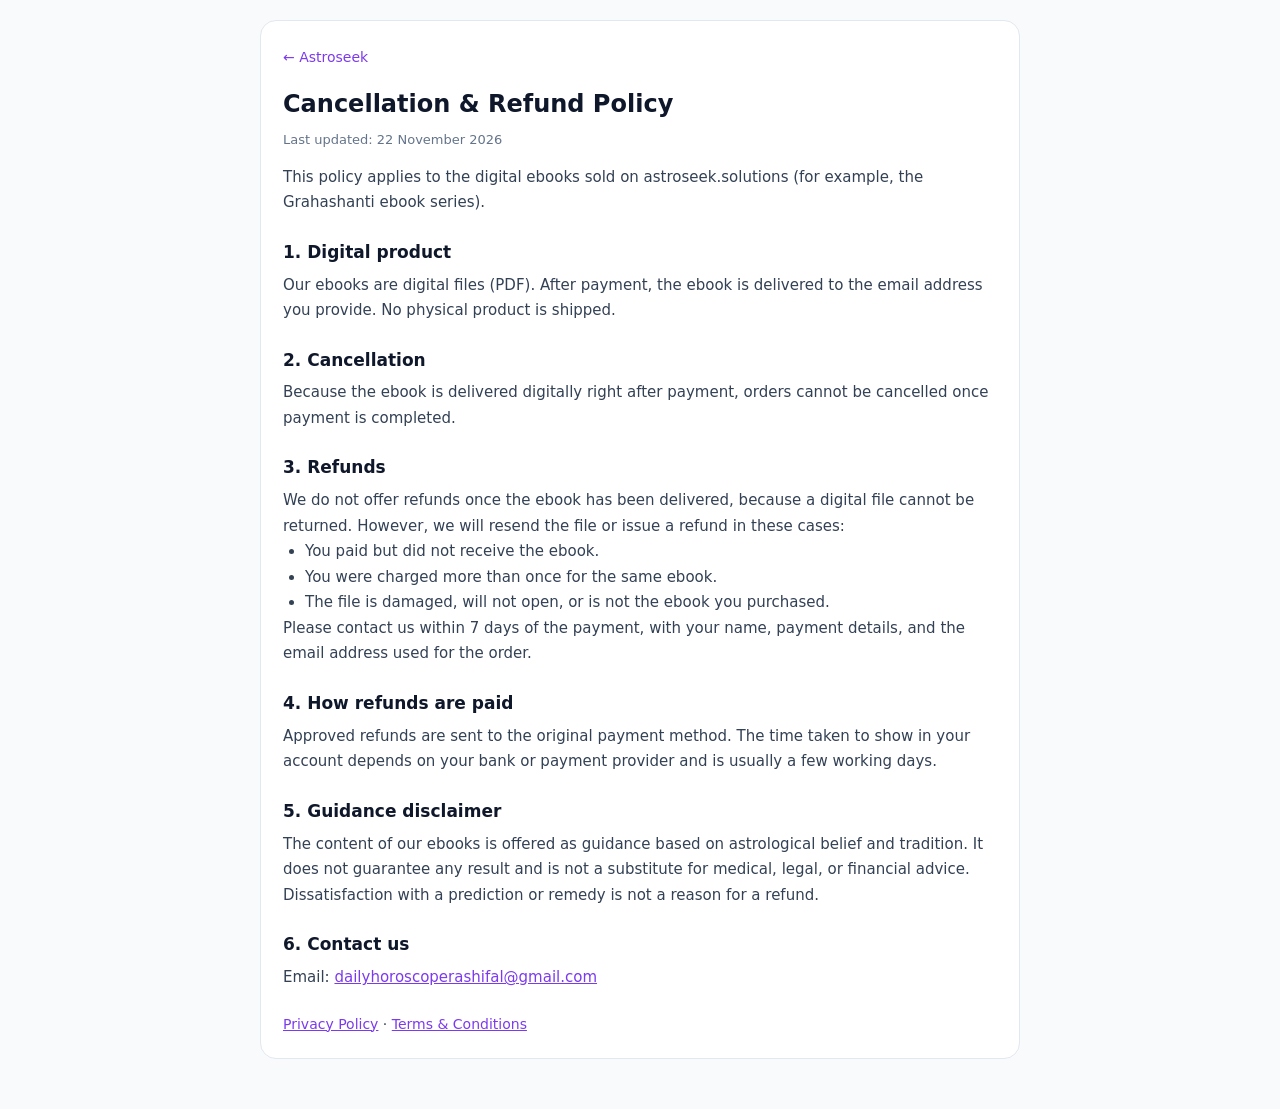
<file: refund.html>
<!DOCTYPE html>
<html lang="en">
<head>
  <meta charset="UTF-8">
  <meta name="viewport" content="width=device-width, initial-scale=1.0">
  <title>Cancellation &amp; Refund Policy - Astroseek</title>
  <meta name="description" content="Cancellation and refund policy for Astroseek digital ebooks.">
  <meta name="theme-color" content="#7c3aed">
  <style>
    * { box-sizing: border-box; margin: 0; padding: 0; }
    body {
      font-family: system-ui, -apple-system, 'Segoe UI', Roboto, sans-serif;
      background: #f8fafc;
      color: #0f172a;
      line-height: 1.7;
      padding: 20px 16px 50px;
    }
    .wrap {
      max-width: 760px;
      margin: 0 auto;
      background: #fff;
      border: 1px solid #e2e8f0;
      border-radius: 16px;
      padding: 22px;
    }
    a { color: #7c3aed; }
    h1 { font-size: 24px; margin-bottom: 4px; }
    h2 { font-size: 17px; margin: 22px 0 6px; }
    p, li { font-size: 15px; color: #334155; }
    ul { padding-left: 22px; }
    .updated { font-size: 13px; color: #64748b; margin-bottom: 14px; }
    .back { display: inline-block; margin-bottom: 14px; font-size: 14px; text-decoration: none; }
  </style>
</head>
<body>
  <div class="wrap">
    <a class="back" href="/">&larr; Astroseek</a>
    <h1>Cancellation &amp; Refund Policy</h1>
    <p class="updated">Last updated: 22 November 2026</p>

    <p>This policy applies to the digital ebooks sold on astroseek.solutions (for example, the Grahashanti ebook series).</p>

    <h2>1. Digital product</h2>
    <p>Our ebooks are digital files (PDF). After payment, the ebook is delivered to the email address you provide. No physical product is shipped.</p>

    <h2>2. Cancellation</h2>
    <p>Because the ebook is delivered digitally right after payment, orders cannot be cancelled once payment is completed.</p>

    <h2>3. Refunds</h2>
    <p>We do not offer refunds once the ebook has been delivered, because a digital file cannot be returned. However, we will resend the file or issue a refund in these cases:</p>
    <ul>
      <li>You paid but did not receive the ebook.</li>
      <li>You were charged more than once for the same ebook.</li>
      <li>The file is damaged, will not open, or is not the ebook you purchased.</li>
    </ul>
    <p>Please contact us within 7 days of the payment, with your name, payment details, and the email address used for the order.</p>

    <h2>4. How refunds are paid</h2>
    <p>Approved refunds are sent to the original payment method. The time taken to show in your account depends on your bank or payment provider and is usually a few working days.</p>

    <h2>5. Guidance disclaimer</h2>
    <p>The content of our ebooks is offered as guidance based on astrological belief and tradition. It does not guarantee any result and is not a substitute for medical, legal, or financial advice. Dissatisfaction with a prediction or remedy is not a reason for a refund.</p>

    <h2>6. Contact us</h2>
    <p>Email: <a href="mailto:dailyhoroscoperashifal@gmail.com">dailyhoroscoperashifal@gmail.com</a></p>

    <p style="margin-top:22px;font-size:14px;">
      <a href="/privacy.html">Privacy Policy</a> &middot; <a href="/terms.html">Terms &amp; Conditions</a>
    </p>
  </div>
</body>
</html>
</file>
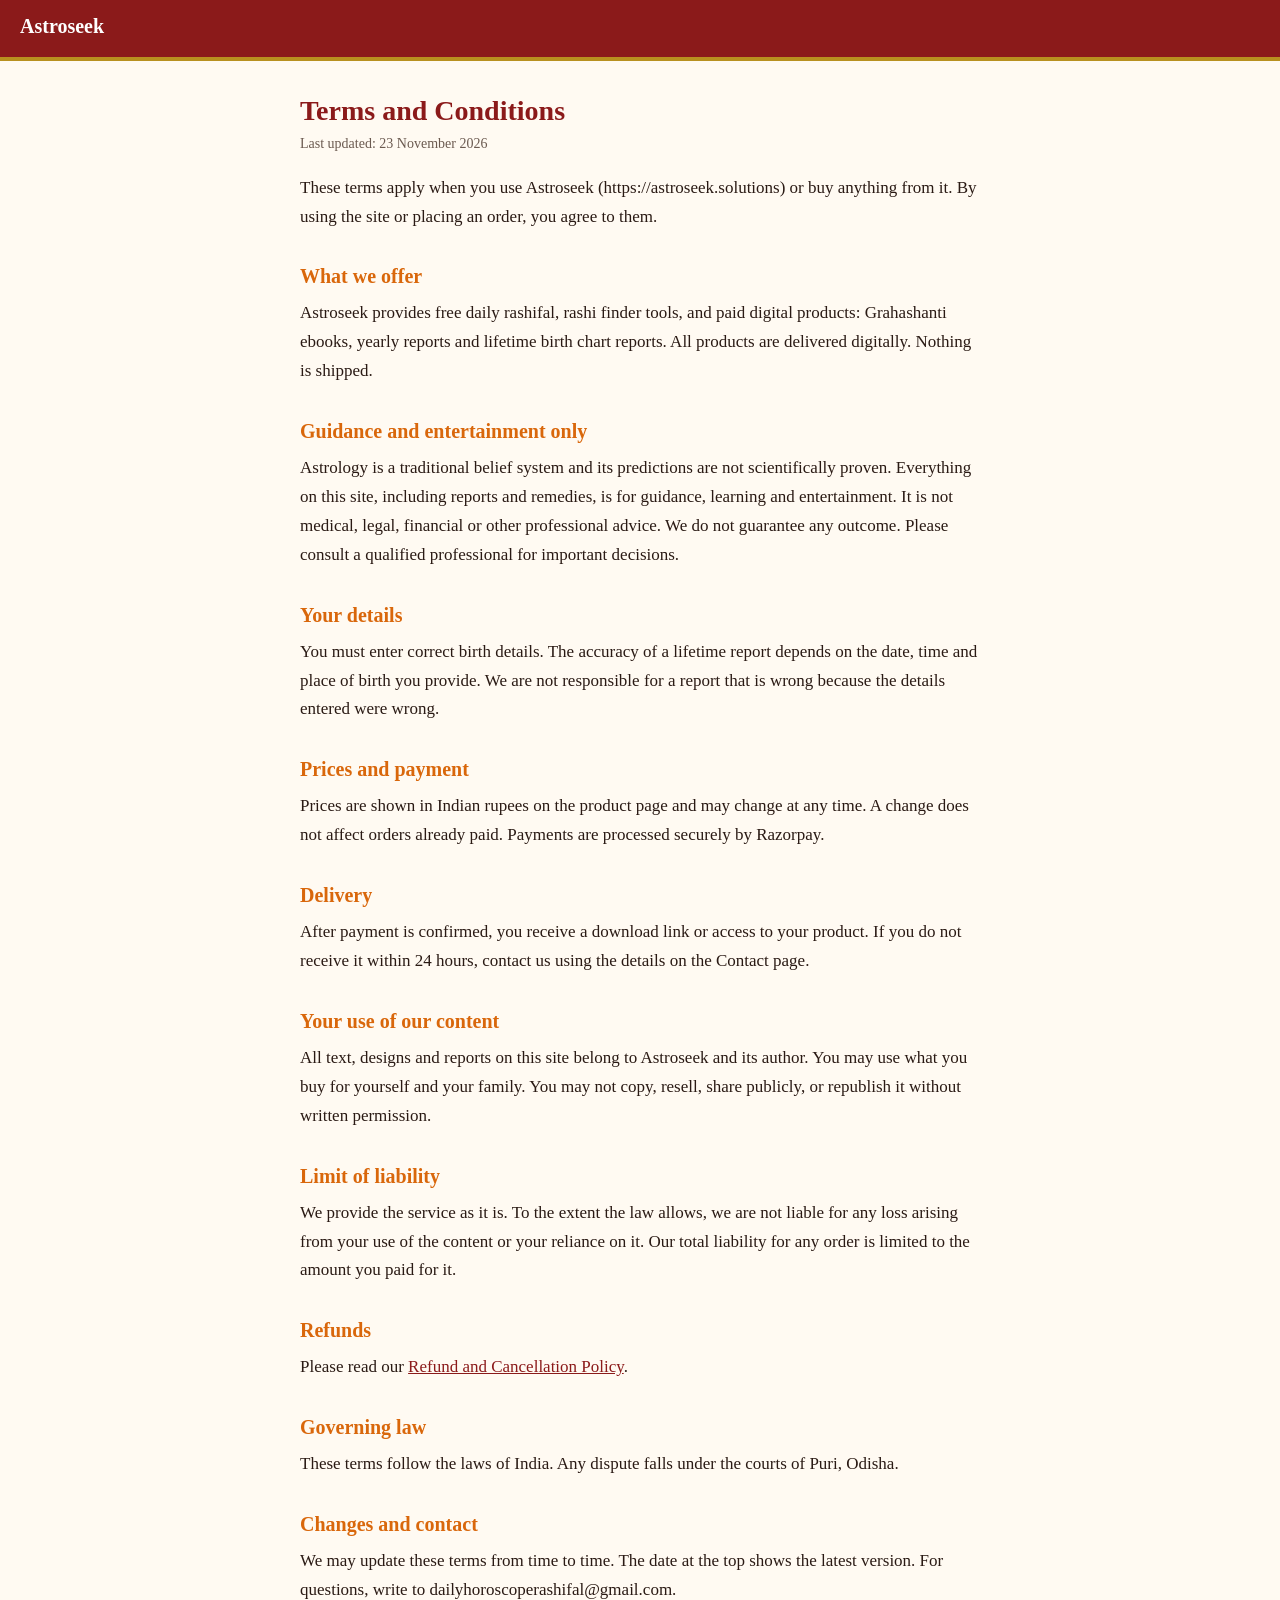
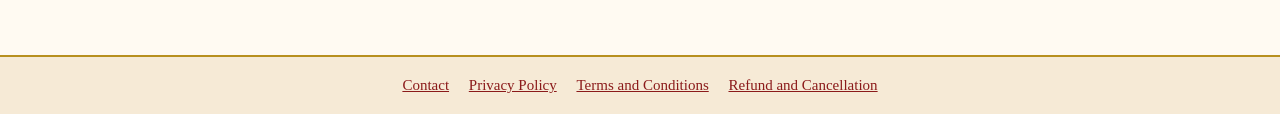
<file: terms.html>
<!DOCTYPE html>
<html lang="en">
<head>
<meta charset="utf-8">
<meta name="viewport" content="width=device-width, initial-scale=1">
<title>Terms and Conditions | Astroseek</title>
<meta name="description" content="Terms for using Astroseek and buying its ebooks and astrology reports.">
<link rel="stylesheet" href="policy.css">
</head>
<body>
<header><a href="/">Astroseek</a></header>
<main>
<h1>Terms and Conditions</h1>
<p class="updated">Last updated: 23 November 2026</p>

<p>These terms apply when you use Astroseek (https://astroseek.solutions) or buy anything from it. By using the site or placing an order, you agree to them.</p>

<h2>What we offer</h2>
<p>Astroseek provides free daily rashifal, rashi finder tools, and paid digital products: Grahashanti ebooks, yearly reports and lifetime birth chart reports. All products are delivered digitally. Nothing is shipped.</p>

<h2>Guidance and entertainment only</h2>
<p>Astrology is a traditional belief system and its predictions are not scientifically proven. Everything on this site, including reports and remedies, is for guidance, learning and entertainment. It is not medical, legal, financial or other professional advice. We do not guarantee any outcome. Please consult a qualified professional for important decisions.</p>

<h2>Your details</h2>
<p>You must enter correct birth details. The accuracy of a lifetime report depends on the date, time and place of birth you provide. We are not responsible for a report that is wrong because the details entered were wrong.</p>

<h2>Prices and payment</h2>
<p>Prices are shown in Indian rupees on the product page and may change at any time. A change does not affect orders already paid. Payments are processed securely by Razorpay.</p>

<h2>Delivery</h2>
<p>After payment is confirmed, you receive a download link or access to your product. If you do not receive it within 24 hours, contact us using the details on the Contact page.</p>

<h2>Your use of our content</h2>
<p>All text, designs and reports on this site belong to Astroseek and its author. You may use what you buy for yourself and your family. You may not copy, resell, share publicly, or republish it without written permission.</p>

<h2>Limit of liability</h2>
<p>We provide the service as it is. To the extent the law allows, we are not liable for any loss arising from your use of the content or your reliance on it. Our total liability for any order is limited to the amount you paid for it.</p>

<h2>Refunds</h2>
<p>Please read our <a href="refund-policy.html">Refund and Cancellation Policy</a>.</p>

<h2>Governing law</h2>

<p>These terms follow the laws of India. Any dispute falls under the courts of Puri, Odisha.</p>
<h2>Changes and contact</h2>
<p>We may update these terms from time to time. The date at the top shows the latest version. For questions, write to dailyhoroscoperashifal@gmail.com.</p>
</main>
<footer>
<a href="contact.html">Contact</a>
<a href="privacy-policy.html">Privacy Policy</a>
<a href="terms.html">Terms and Conditions</a>
<a href="refund-policy.html">Refund and Cancellation</a>
</footer>
</body>
</html>
</file>
<file: theme.css>
body{background:#070b1f;background-image:radial-gradient(circle at 15% 0%,#2e1a68 0,transparent 45%),radial-gradient(circle at 90% 35%,rgba(124,58,237,.25) 0,transparent 40%);background-attachment:fixed;color:#e2e8f0}
.hero{background:transparent;padding:48px 20px 70px}
.hero h1{font-size:36px;letter-spacing:1px}
.hero p{color:#a5b4fc}
.date-badge{background:rgba(251,191,36,.12);border:1px solid rgba(251,191,36,.35);color:#fde68a}
.search-wrapper input{background:rgba(255,255,255,.08);border:1px solid rgba(255,255,255,.18);color:#fff;border-radius:999px;padding:15px 24px}
.search-wrapper input::placeholder{color:#94a3b8}
.rashi-card{background:rgba(255,255,255,.06);backdrop-filter:blur(10px);border:1px solid rgba(255,255,255,.12);color:#e2e8f0;animation:rise .6s both}
.rashi-card:hover{border-color:#a78bfa;box-shadow:0 14px 34px rgba(124,58,237,.35)}
.card-head-left{display:flex;align-items:center;gap:12px}
.glyph{font-size:34px;line-height:1;color:#fbbf24;text-shadow:0 0 14px rgba(251,191,36,.5)}
.card-title{color:#fff}
.card-title span{color:#fbbf24}
.symbol-pill{background:rgba(251,191,36,.15);color:#fde68a}
.meta-info span{background:rgba(255,255,255,.07);border:none;color:#cbd5e1}
.prediction-preview,.detail-section p{color:#cbd5e1}
.detail-section label{color:#fbbf24}
.expanded-details{border-top-color:rgba(255,255,255,.12)}
.click-hint{color:#a78bfa}
.loading{color:#94a3b8}
@keyframes rise{from{opacity:0;transform:translateY(14px)}to{opacity:1;transform:none}}
.install-btn{display:block;width:100%;margin-bottom:14px;padding:13px 18px;border-radius:14px;border:1px dashed #fbbf24;background:rgba(251,191,36,.12);color:#fde68a;font:inherit;font-size:14px;font-weight:600;cursor:pointer}
.inst-box{background:linear-gradient(135deg,rgba(124,58,237,.35),rgba(251,191,36,.12));border:1px solid rgba(251,191,36,.35);border-radius:16px;padding:14px 16px;margin-bottom:14px;text-align:center}
.inst-title{font-weight:700;color:#fde68a;font-size:15px;margin-bottom:10px}
.inst-box .install-btn{margin:0 0 10px}
.inst-hint{font-size:12px;color:#cbd5e1;line-height:1.5}
.finder{background:rgba(255,255,255,.06);border:1px solid rgba(255,255,255,.12);border-radius:16px;padding:16px;margin-bottom:14px}
.f-title{font-weight:700;color:#fff;font-size:16px;margin-bottom:10px}
.f-tabs{display:flex;gap:8px;margin-bottom:10px}
.f-tab{flex:1;padding:9px;border-radius:10px;border:1px solid rgba(255,255,255,.18);background:transparent;color:#cbd5e1;font:inherit;font-size:14px;cursor:pointer}
.f-tab.on{background:#7c3aed;color:#fff;border-color:#7c3aed}
.f-row{display:flex;gap:8px}
.f-row input{flex:1;min-width:0;padding:12px;border-radius:10px;border:1px solid rgba(255,255,255,.2);background:rgba(255,255,255,.08);color:#fff;font:inherit;font-size:14px;color-scheme:dark}
.f-go{padding:12px 16px;border:0;border-radius:10px;background:linear-gradient(135deg,#fbbf24,#f59e0b);color:#1e1b4b;font:inherit;font-weight:700;font-size:14px;cursor:pointer}
.f-res{margin-top:14px;padding-top:12px;border-top:1px solid rgba(255,255,255,.12)}
.f-line{display:flex;justify-content:space-between;gap:10px;padding:5px 0;font-size:14px;color:#cbd5e1}
.f-line b{color:#fbbf24;white-space:nowrap}
.f-note{font-size:12px;color:#94a3b8;line-height:1.5;margin:8px 0 12px}
.f-read{width:100%;padding:12px;border-radius:10px;border:1px solid #fbbf24;background:transparent;color:#fde68a;font:inherit;font-weight:600;font-size:14px;cursor:pointer}
.f-chart{display:block;margin-top:10px;padding:12px;border-radius:10px;background:#7c3aed;color:#fff;text-align:center;text-decoration:none;font-weight:700;font-size:14px}
.f-aff{font-size:11px;color:#94a3b8;text-align:center;margin-top:6px}
.f-err{margin-top:10px;font-size:13px;color:#fca5a5}
.site-footer{max-width:1000px;margin:36px auto 0;padding:20px;text-align:center;border-top:1px solid rgba(255,255,255,.1);font-size:12px;color:#94a3b8;line-height:1.7}
.ft-links{display:flex;justify-content:center;gap:10px;margin-bottom:8px}
.ft-links a{color:#a5b4fc;text-decoration:none;font-weight:600}
</file>
<file: policy.css>
:root{--red:#8b1a1a;--orange:#d9670b;--gold:#b8901f;--paper:#fffaf2;--ink:#2a1a14}
*{box-sizing:border-box}
body{margin:0;background:var(--paper);color:var(--ink);font:17px/1.7 Georgia,"Times New Roman",serif}
header{background:var(--red);border-bottom:4px solid var(--gold);padding:14px 20px}
header a{color:#fff;font:700 20px/1 Georgia,serif;text-decoration:none}
main{max-width:720px;margin:0 auto;padding:24px 20px 40px}
h1{color:var(--red);font-size:28px;line-height:1.25;margin:8px 0 4px}
h2{color:var(--orange);font-size:20px;margin:28px 0 6px}
p,li{margin:0 0 10px}
ul{padding-left:22px}
.updated{color:#6b5a50;font-size:14px;margin-bottom:18px}
a{color:var(--red)}
footer{background:#f6ead6;border-top:2px solid var(--gold);padding:16px 20px;font-size:15px;text-align:center}
footer a{margin:0 8px;white-space:nowrap}
</file>
